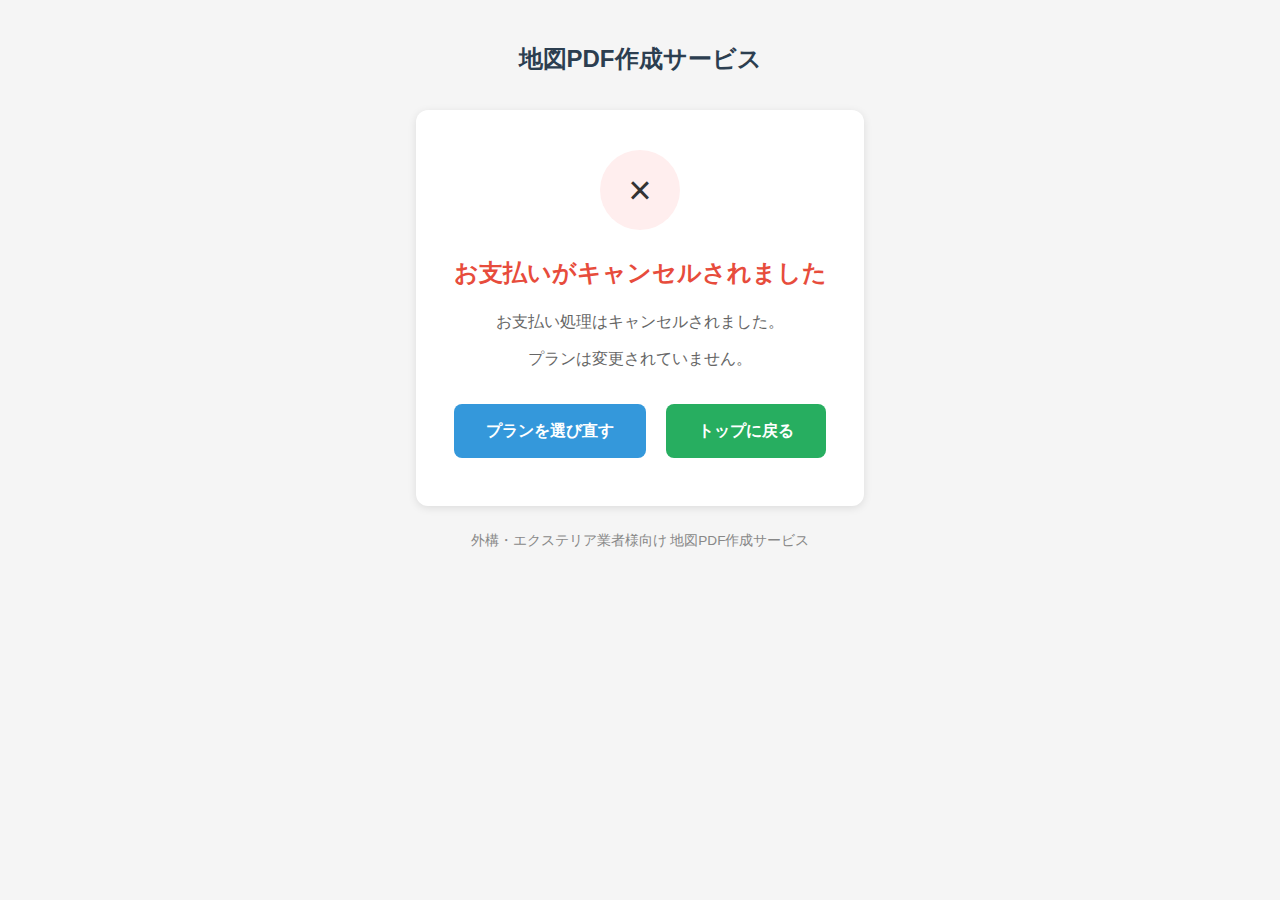
<file: templates/checkout_cancel.html>
<!DOCTYPE html>
<html lang="ja">
<head>
    <meta charset="UTF-8">
    <meta name="viewport" content="width=device-width, initial-scale=1.0">
    <title>お支払いキャンセル - 地図PDF作成サービス</title>
    <link rel="stylesheet" href="/static/style.css">
    <style>
        .cancel-container {
            background: white;
            border-radius: 12px;
            padding: 40px 20px;
            box-shadow: 0 2px 8px rgba(0,0,0,0.1);
            text-align: center;
        }

        .cancel-icon {
            width: 80px;
            height: 80px;
            background: #fee;
            border-radius: 50%;
            display: flex;
            align-items: center;
            justify-content: center;
            margin: 0 auto 24px;
            font-size: 40px;
        }

        .cancel-container h2 {
            color: #e74c3c;
            margin-bottom: 16px;
        }

        .cancel-container p {
            color: #666;
            margin-bottom: 12px;
        }

        .actions {
            margin-top: 24px;
        }

        .actions a {
            display: inline-block;
            padding: 14px 32px;
            text-decoration: none;
            border-radius: 8px;
            font-weight: 600;
            margin: 8px;
        }

        .actions .submit-btn {
            background: #3498db;
            color: white;
        }

        .actions .map-btn {
            background: #27ae60;
            color: white;
        }

        .actions .submit-btn:hover {
            background: #2980b9;
        }

        .actions .map-btn:hover {
            background: #219a52;
        }
    </style>
</head>
<body>
    <div class="container">
        <header>
            <h1>地図PDF作成サービス</h1>
        </header>

        <div class="cancel-container">
            <div class="cancel-icon">×</div>
            <h2>お支払いがキャンセルされました</h2>
            <p>お支払い処理はキャンセルされました。</p>
            <p>プランは変更されていません。</p>

            <div class="actions">
                <a href="/pricing" class="submit-btn">プランを選び直す</a>
                <a href="/" class="map-btn">トップに戻る</a>
            </div>
        </div>

        <footer>
            <p>外構・エクステリア業者様向け 地図PDF作成サービス</p>
        </footer>
    </div>
</body>
</html>
</file>
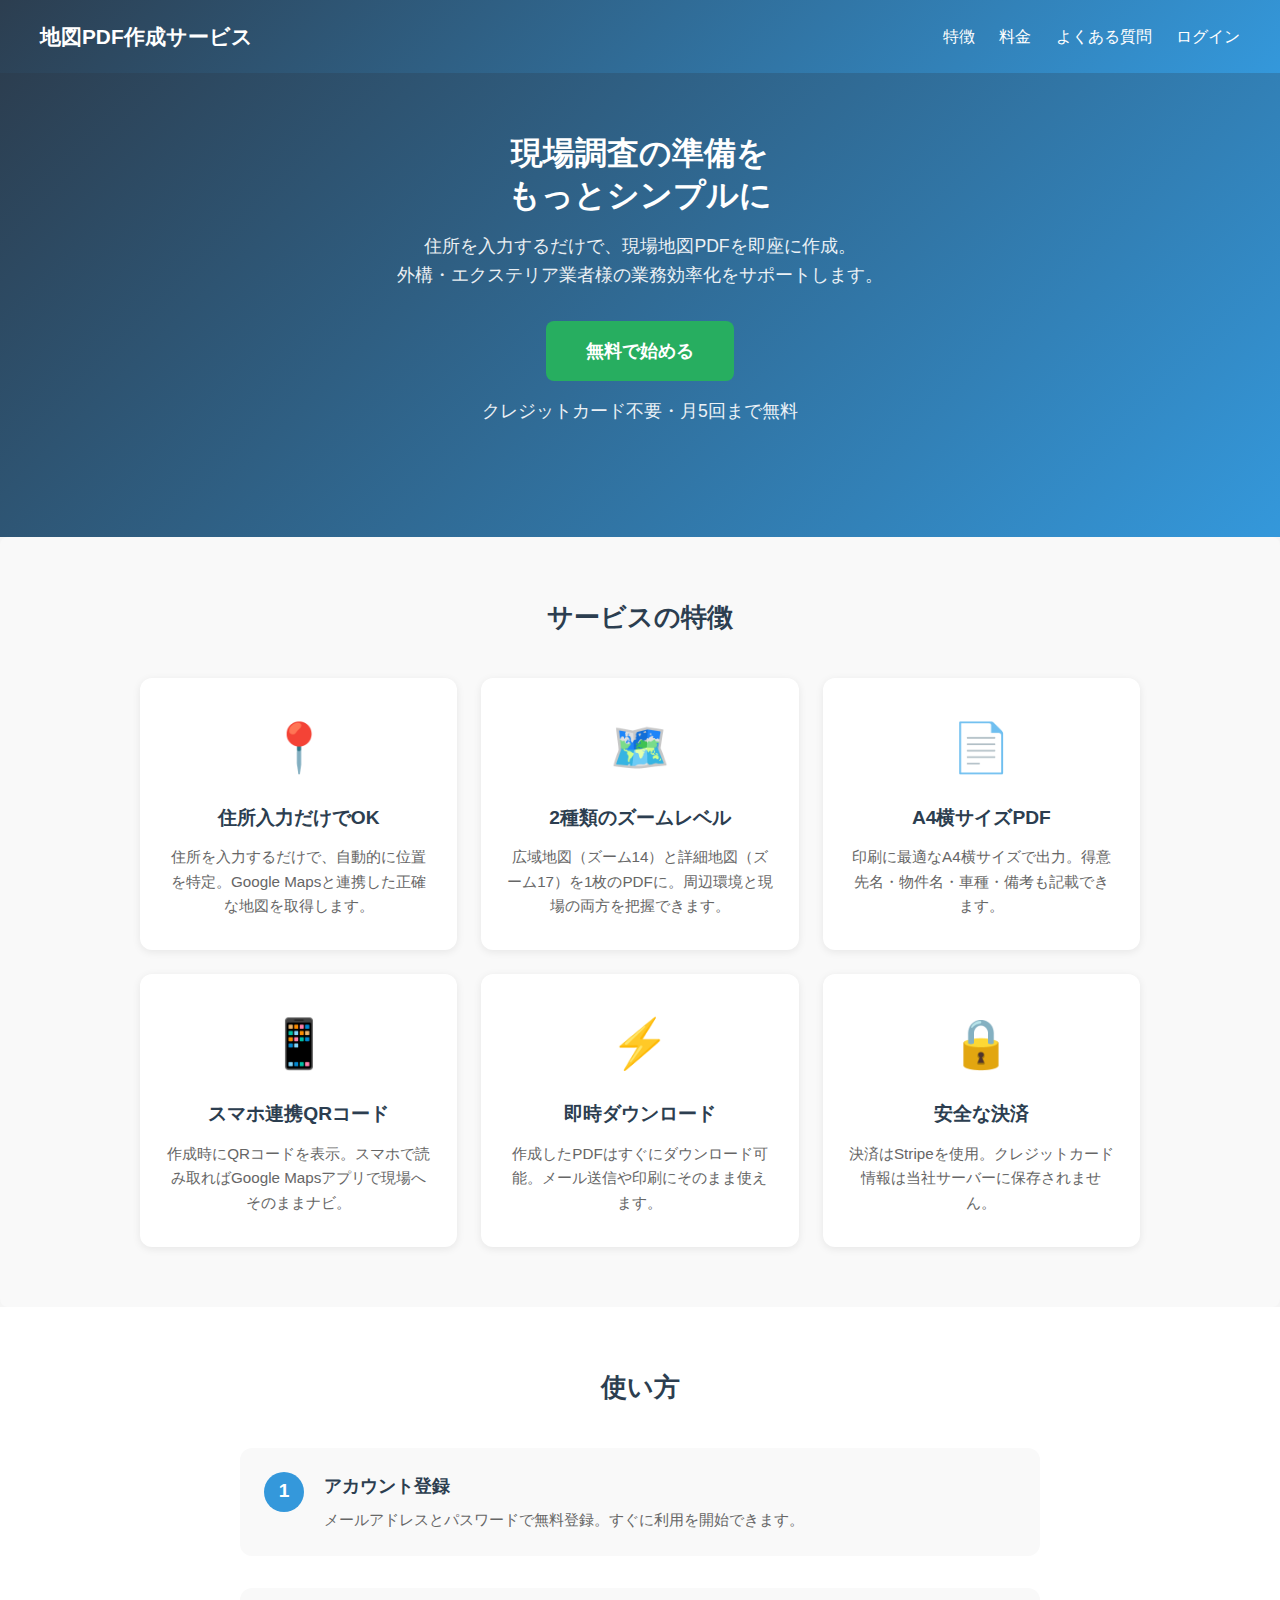
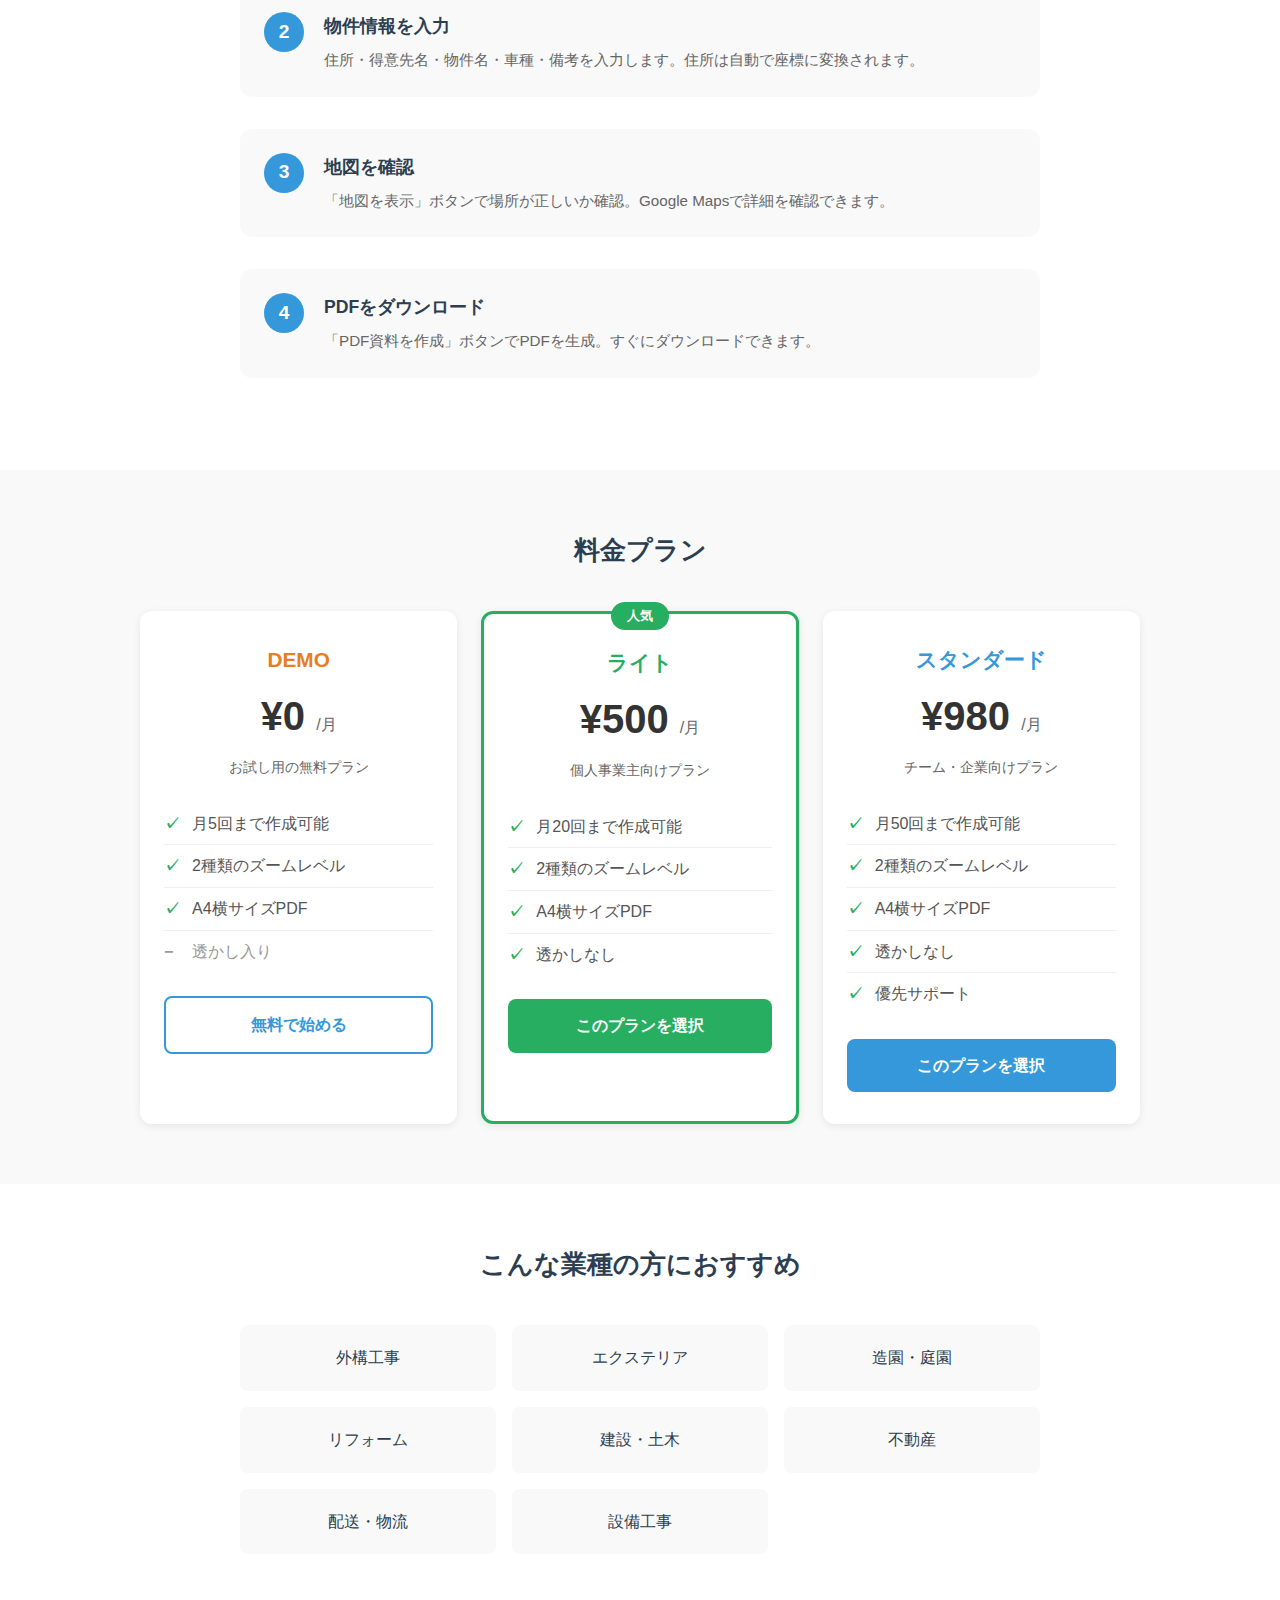
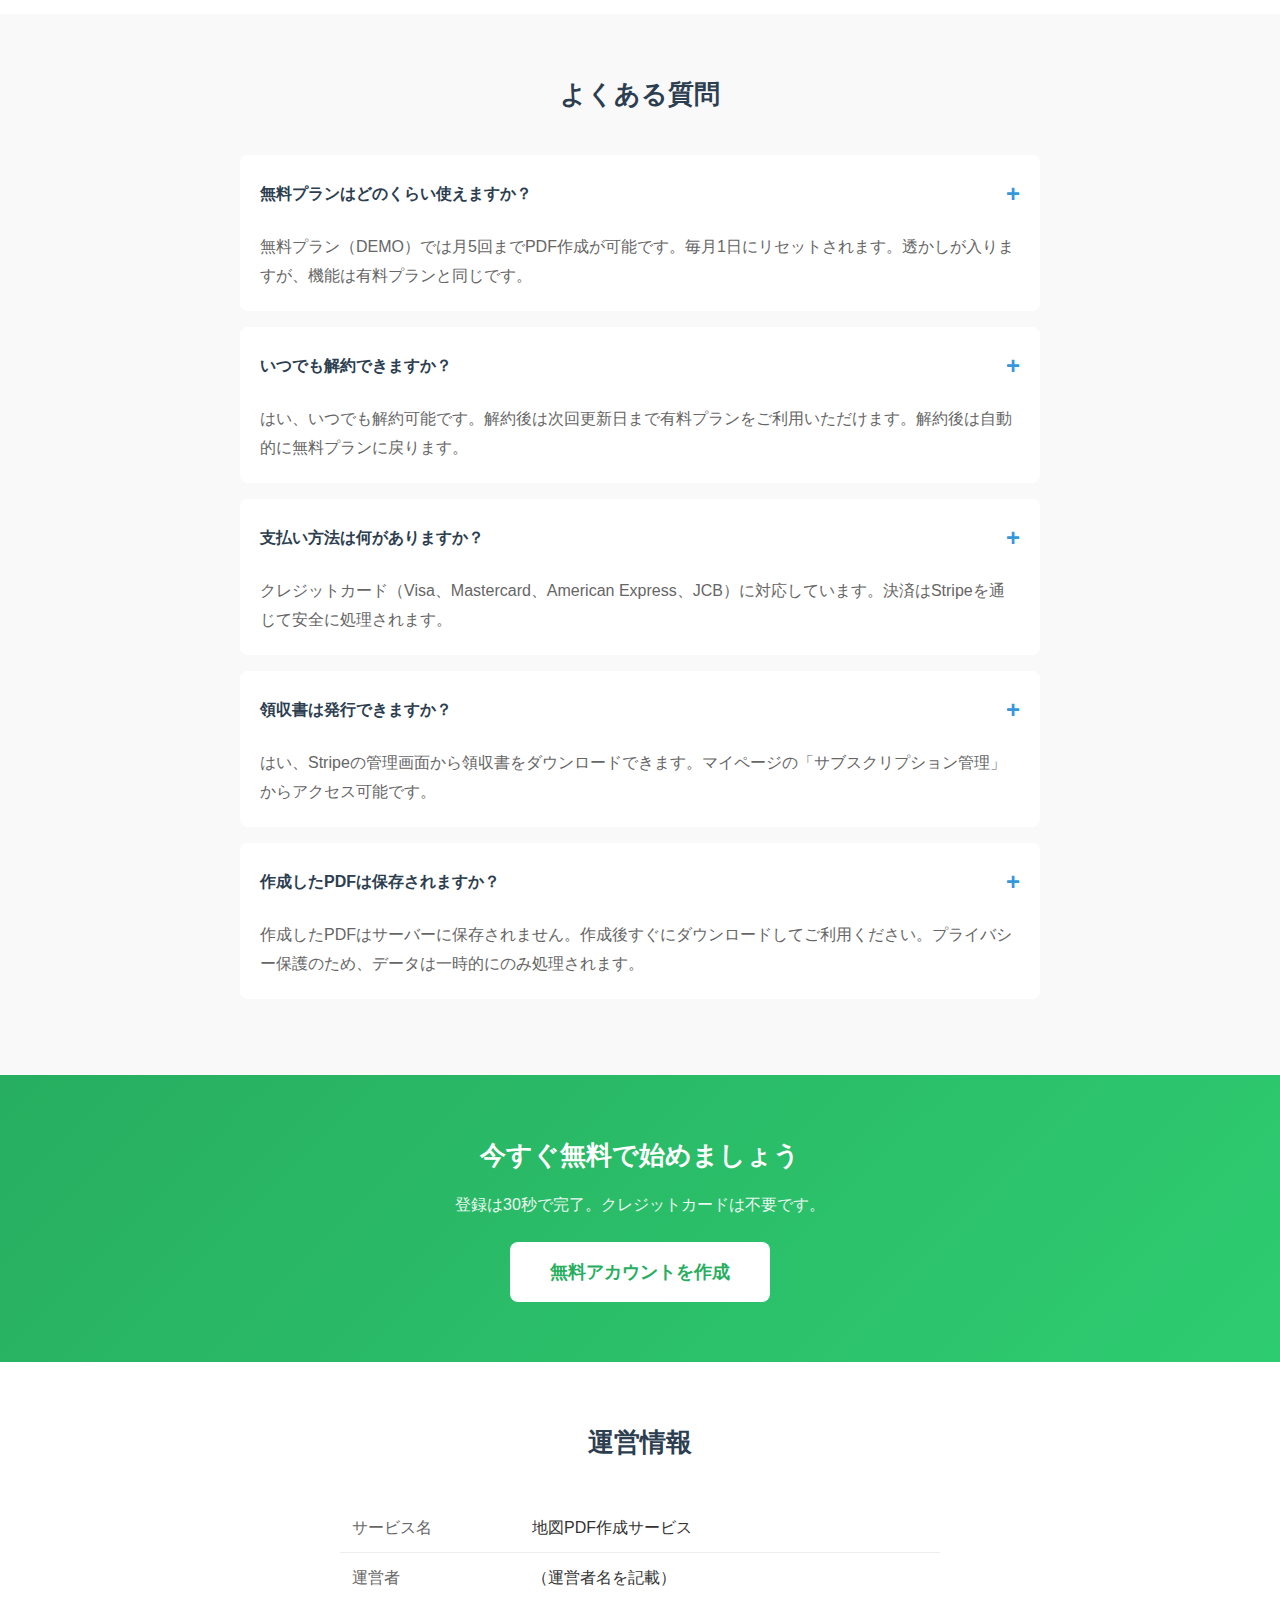
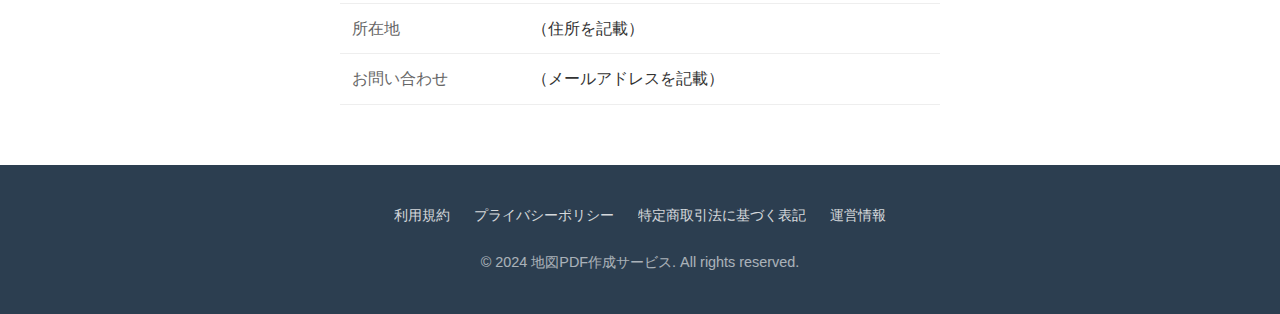
<file: templates/landing.html>
<!DOCTYPE html>
<html lang="ja">
<head>
    <meta charset="UTF-8">
    <meta name="viewport" content="width=device-width, initial-scale=1.0">
    <title>地図PDF作成サービス | 外構・エクステリア業者様向け</title>
    <meta name="description" content="外構・エクステリア業者様向けの地図PDF作成サービス。現場調査に必要な地図資料をワンクリックで作成。">
    <link rel="stylesheet" href="/static/style.css">
    <style>
        * {
            margin: 0;
            padding: 0;
            box-sizing: border-box;
        }

        body {
            font-family: -apple-system, BlinkMacSystemFont, 'Segoe UI', 'Hiragino Sans', sans-serif;
            line-height: 1.6;
            color: #333;
        }

        .landing-container {
            max-width: 100%;
            padding: 0;
        }

        /* ヘッダー */
        .landing-header {
            background: linear-gradient(135deg, #2c3e50 0%, #3498db 100%);
            color: white;
            padding: 20px;
            position: sticky;
            top: 0;
            z-index: 100;
        }

        .header-inner {
            max-width: 1200px;
            margin: 0 auto;
            display: flex;
            justify-content: space-between;
            align-items: center;
        }

        .logo {
            font-size: 1.3rem;
            font-weight: 700;
        }

        .header-nav a {
            color: white;
            text-decoration: none;
            margin-left: 20px;
            font-weight: 500;
        }

        .header-nav a:hover {
            text-decoration: underline;
        }

        /* ヒーローセクション */
        .hero {
            background: linear-gradient(135deg, #2c3e50 0%, #3498db 100%);
            color: white;
            padding: 60px 20px 80px;
            text-align: center;
        }

        .hero h1 {
            font-size: 2rem;
            margin-bottom: 16px;
            line-height: 1.3;
        }

        .hero p {
            font-size: 1.1rem;
            opacity: 0.9;
            margin-bottom: 32px;
        }

        .hero-cta {
            display: inline-block;
            background: #27ae60;
            color: white;
            padding: 16px 40px;
            border-radius: 8px;
            text-decoration: none;
            font-weight: 600;
            font-size: 1.1rem;
            transition: background 0.3s;
        }

        .hero-cta:hover {
            background: #219a52;
        }

        .hero-sub {
            margin-top: 16px;
            font-size: 0.9rem;
            opacity: 0.8;
        }

        /* 特徴セクション */
        .features {
            padding: 60px 20px;
            background: #f9f9f9;
        }

        .section-title {
            text-align: center;
            font-size: 1.6rem;
            margin-bottom: 40px;
            color: #2c3e50;
        }

        .features-grid {
            max-width: 1000px;
            margin: 0 auto;
            display: grid;
            grid-template-columns: repeat(auto-fit, minmax(280px, 1fr));
            gap: 24px;
        }

        .feature-card {
            background: white;
            padding: 32px 24px;
            border-radius: 12px;
            box-shadow: 0 2px 8px rgba(0,0,0,0.08);
            text-align: center;
        }

        .feature-icon {
            font-size: 3rem;
            margin-bottom: 16px;
        }

        .feature-card h3 {
            font-size: 1.2rem;
            margin-bottom: 12px;
            color: #2c3e50;
        }

        .feature-card p {
            color: #666;
            font-size: 0.95rem;
        }

        /* 使い方セクション */
        .how-it-works {
            padding: 60px 20px;
            background: white;
        }

        .steps {
            max-width: 800px;
            margin: 0 auto;
        }

        .step {
            display: flex;
            align-items: flex-start;
            margin-bottom: 32px;
            padding: 24px;
            background: #f9f9f9;
            border-radius: 12px;
        }

        .step-number {
            background: #3498db;
            color: white;
            width: 40px;
            height: 40px;
            border-radius: 50%;
            display: flex;
            align-items: center;
            justify-content: center;
            font-weight: 700;
            font-size: 1.2rem;
            flex-shrink: 0;
            margin-right: 20px;
        }

        .step-content h3 {
            font-size: 1.1rem;
            margin-bottom: 8px;
            color: #2c3e50;
        }

        .step-content p {
            color: #666;
            font-size: 0.95rem;
        }

        /* 料金セクション */
        .pricing {
            padding: 60px 20px;
            background: #f9f9f9;
        }

        .pricing-cards {
            max-width: 1000px;
            margin: 0 auto;
            display: grid;
            grid-template-columns: repeat(auto-fit, minmax(280px, 1fr));
            gap: 24px;
        }

        .pricing-card {
            background: white;
            border-radius: 12px;
            padding: 32px 24px;
            box-shadow: 0 2px 8px rgba(0,0,0,0.08);
            text-align: center;
            position: relative;
        }

        .pricing-card.popular {
            border: 3px solid #27ae60;
        }

        .popular-badge {
            position: absolute;
            top: -12px;
            left: 50%;
            transform: translateX(-50%);
            background: #27ae60;
            color: white;
            padding: 4px 16px;
            border-radius: 20px;
            font-size: 0.8rem;
            font-weight: 600;
        }

        .plan-name {
            font-size: 1.3rem;
            font-weight: 600;
            margin-bottom: 8px;
        }

        .plan-name.demo { color: #e67e22; }
        .plan-name.lite { color: #27ae60; }
        .plan-name.standard { color: #3498db; }

        .plan-price {
            font-size: 2.5rem;
            font-weight: 700;
            margin-bottom: 8px;
        }

        .plan-price span {
            font-size: 1rem;
            font-weight: normal;
            color: #666;
        }

        .plan-description {
            color: #666;
            margin-bottom: 24px;
            font-size: 0.9rem;
        }

        .plan-features {
            list-style: none;
            text-align: left;
            margin-bottom: 24px;
        }

        .plan-features li {
            padding: 8px 0;
            padding-left: 28px;
            position: relative;
            color: #555;
            border-bottom: 1px solid #eee;
        }

        .plan-features li:last-child {
            border-bottom: none;
        }

        .plan-features li::before {
            content: "✓";
            position: absolute;
            left: 0;
            color: #27ae60;
            font-weight: bold;
        }

        .plan-features li.disabled {
            color: #999;
        }

        .plan-features li.disabled::before {
            content: "−";
            color: #999;
        }

        .plan-cta {
            display: block;
            padding: 14px;
            border-radius: 8px;
            text-decoration: none;
            font-weight: 600;
            transition: all 0.3s;
        }

        .plan-cta.primary {
            background: #27ae60;
            color: white;
        }

        .plan-cta.primary:hover {
            background: #219a52;
        }

        .plan-cta.secondary {
            background: #3498db;
            color: white;
        }

        .plan-cta.secondary:hover {
            background: #2980b9;
        }

        .plan-cta.outline {
            background: white;
            color: #3498db;
            border: 2px solid #3498db;
        }

        .plan-cta.outline:hover {
            background: #ebf5fb;
        }

        /* 対象業種セクション */
        .target {
            padding: 60px 20px;
            background: white;
        }

        .target-list {
            max-width: 800px;
            margin: 0 auto;
            display: grid;
            grid-template-columns: repeat(auto-fit, minmax(200px, 1fr));
            gap: 16px;
        }

        .target-item {
            background: #f9f9f9;
            padding: 20px;
            border-radius: 8px;
            text-align: center;
            font-weight: 500;
            color: #2c3e50;
        }

        /* FAQセクション */
        .faq {
            padding: 60px 20px;
            background: #f9f9f9;
        }

        .faq-list {
            max-width: 800px;
            margin: 0 auto;
        }

        .faq-item {
            background: white;
            margin-bottom: 16px;
            border-radius: 8px;
            overflow: hidden;
        }

        .faq-question {
            padding: 20px;
            font-weight: 600;
            color: #2c3e50;
            cursor: pointer;
            display: flex;
            justify-content: space-between;
            align-items: center;
        }

        .faq-question::after {
            content: "+";
            font-size: 1.5rem;
            color: #3498db;
        }

        .faq-answer {
            padding: 0 20px 20px;
            color: #666;
            line-height: 1.8;
        }

        /* 会社情報セクション */
        .company {
            padding: 60px 20px;
            background: white;
        }

        .company-info {
            max-width: 600px;
            margin: 0 auto;
            text-align: center;
        }

        .company-info table {
            width: 100%;
            text-align: left;
            border-collapse: collapse;
            margin-top: 24px;
        }

        .company-info th,
        .company-info td {
            padding: 12px;
            border-bottom: 1px solid #eee;
        }

        .company-info th {
            width: 30%;
            color: #666;
            font-weight: normal;
        }

        /* フッター */
        .landing-footer {
            background: #2c3e50;
            color: white;
            padding: 40px 20px;
        }

        .footer-inner {
            max-width: 1000px;
            margin: 0 auto;
        }

        .footer-links {
            display: flex;
            flex-wrap: wrap;
            justify-content: center;
            gap: 24px;
            margin-bottom: 24px;
        }

        .footer-links a {
            color: white;
            text-decoration: none;
            opacity: 0.8;
        }

        .footer-links a:hover {
            opacity: 1;
            text-decoration: underline;
        }

        .footer-copy {
            text-align: center;
            opacity: 0.6;
            font-size: 0.9rem;
        }

        /* CTA セクション */
        .cta-section {
            padding: 60px 20px;
            background: linear-gradient(135deg, #27ae60 0%, #2ecc71 100%);
            color: white;
            text-align: center;
        }

        .cta-section h2 {
            font-size: 1.6rem;
            margin-bottom: 16px;
        }

        .cta-section p {
            margin-bottom: 24px;
            opacity: 0.9;
        }

        .cta-section .hero-cta {
            background: white;
            color: #27ae60;
        }

        .cta-section .hero-cta:hover {
            background: #f9f9f9;
        }

        /* レスポンシブ */
        @media (max-width: 768px) {
            .header-nav {
                display: none;
            }

            .hero h1 {
                font-size: 1.6rem;
            }

            .step {
                flex-direction: column;
            }

            .step-number {
                margin-bottom: 12px;
            }
        }
    </style>
</head>
<body>
    <div class="landing-container">
        <!-- ヘッダー -->
        <header class="landing-header">
            <div class="header-inner">
                <div class="logo">地図PDF作成サービス</div>
                <nav class="header-nav">
                    <a href="#features">特徴</a>
                    <a href="#pricing">料金</a>
                    <a href="#faq">よくある質問</a>
                    <a href="/login">ログイン</a>
                </nav>
            </div>
        </header>

        <!-- ヒーロー -->
        <section class="hero">
            <h1>現場調査の準備を<br>もっとシンプルに</h1>
            <p>住所を入力するだけで、現場地図PDFを即座に作成。<br>外構・エクステリア業者様の業務効率化をサポートします。</p>
            <a href="/register" class="hero-cta">無料で始める</a>
            <p class="hero-sub">クレジットカード不要・月5回まで無料</p>
        </section>

        <!-- 特徴 -->
        <section class="features" id="features">
            <h2 class="section-title">サービスの特徴</h2>
            <div class="features-grid">
                <div class="feature-card">
                    <div class="feature-icon">📍</div>
                    <h3>住所入力だけでOK</h3>
                    <p>住所を入力するだけで、自動的に位置を特定。Google Mapsと連携した正確な地図を取得します。</p>
                </div>
                <div class="feature-card">
                    <div class="feature-icon">🗺️</div>
                    <h3>2種類のズームレベル</h3>
                    <p>広域地図（ズーム14）と詳細地図（ズーム17）を1枚のPDFに。周辺環境と現場の両方を把握できます。</p>
                </div>
                <div class="feature-card">
                    <div class="feature-icon">📄</div>
                    <h3>A4横サイズPDF</h3>
                    <p>印刷に最適なA4横サイズで出力。得意先名・物件名・車種・備考も記載できます。</p>
                </div>
                <div class="feature-card">
                    <div class="feature-icon">📱</div>
                    <h3>スマホ連携QRコード</h3>
                    <p>作成時にQRコードを表示。スマホで読み取ればGoogle Mapsアプリで現場へそのままナビ。</p>
                </div>
                <div class="feature-card">
                    <div class="feature-icon">⚡</div>
                    <h3>即時ダウンロード</h3>
                    <p>作成したPDFはすぐにダウンロード可能。メール送信や印刷にそのまま使えます。</p>
                </div>
                <div class="feature-card">
                    <div class="feature-icon">🔒</div>
                    <h3>安全な決済</h3>
                    <p>決済はStripeを使用。クレジットカード情報は当社サーバーに保存されません。</p>
                </div>
            </div>
        </section>

        <!-- 使い方 -->
        <section class="how-it-works" id="how-it-works">
            <h2 class="section-title">使い方</h2>
            <div class="steps">
                <div class="step">
                    <div class="step-number">1</div>
                    <div class="step-content">
                        <h3>アカウント登録</h3>
                        <p>メールアドレスとパスワードで無料登録。すぐに利用を開始できます。</p>
                    </div>
                </div>
                <div class="step">
                    <div class="step-number">2</div>
                    <div class="step-content">
                        <h3>物件情報を入力</h3>
                        <p>住所・得意先名・物件名・車種・備考を入力します。住所は自動で座標に変換されます。</p>
                    </div>
                </div>
                <div class="step">
                    <div class="step-number">3</div>
                    <div class="step-content">
                        <h3>地図を確認</h3>
                        <p>「地図を表示」ボタンで場所が正しいか確認。Google Mapsで詳細を確認できます。</p>
                    </div>
                </div>
                <div class="step">
                    <div class="step-number">4</div>
                    <div class="step-content">
                        <h3>PDFをダウンロード</h3>
                        <p>「PDF資料を作成」ボタンでPDFを生成。すぐにダウンロードできます。</p>
                    </div>
                </div>
            </div>
        </section>

        <!-- 料金 -->
        <section class="pricing" id="pricing">
            <h2 class="section-title">料金プラン</h2>
            <div class="pricing-cards">
                <div class="pricing-card">
                    <div class="plan-name demo">DEMO</div>
                    <div class="plan-price">¥0 <span>/月</span></div>
                    <p class="plan-description">お試し用の無料プラン</p>
                    <ul class="plan-features">
                        <li>月5回まで作成可能</li>
                        <li>2種類のズームレベル</li>
                        <li>A4横サイズPDF</li>
                        <li class="disabled">透かし入り</li>
                    </ul>
                    <a href="/register" class="plan-cta outline">無料で始める</a>
                </div>

                <div class="pricing-card popular">
                    <span class="popular-badge">人気</span>
                    <div class="plan-name lite">ライト</div>
                    <div class="plan-price">¥500 <span>/月</span></div>
                    <p class="plan-description">個人事業主向けプラン</p>
                    <ul class="plan-features">
                        <li>月20回まで作成可能</li>
                        <li>2種類のズームレベル</li>
                        <li>A4横サイズPDF</li>
                        <li>透かしなし</li>
                    </ul>
                    <a href="/register" class="plan-cta primary">このプランを選択</a>
                </div>

                <div class="pricing-card">
                    <div class="plan-name standard">スタンダード</div>
                    <div class="plan-price">¥980 <span>/月</span></div>
                    <p class="plan-description">チーム・企業向けプラン</p>
                    <ul class="plan-features">
                        <li>月50回まで作成可能</li>
                        <li>2種類のズームレベル</li>
                        <li>A4横サイズPDF</li>
                        <li>透かしなし</li>
                        <li>優先サポート</li>
                    </ul>
                    <a href="/register" class="plan-cta secondary">このプランを選択</a>
                </div>
            </div>
        </section>

        <!-- 対象業種 -->
        <section class="target" id="target">
            <h2 class="section-title">こんな業種の方におすすめ</h2>
            <div class="target-list">
                <div class="target-item">外構工事</div>
                <div class="target-item">エクステリア</div>
                <div class="target-item">造園・庭園</div>
                <div class="target-item">リフォーム</div>
                <div class="target-item">建設・土木</div>
                <div class="target-item">不動産</div>
                <div class="target-item">配送・物流</div>
                <div class="target-item">設備工事</div>
            </div>
        </section>

        <!-- FAQ -->
        <section class="faq" id="faq">
            <h2 class="section-title">よくある質問</h2>
            <div class="faq-list">
                <div class="faq-item">
                    <div class="faq-question">無料プランはどのくらい使えますか？</div>
                    <div class="faq-answer">
                        無料プラン（DEMO）では月5回までPDF作成が可能です。毎月1日にリセットされます。透かしが入りますが、機能は有料プランと同じです。
                    </div>
                </div>
                <div class="faq-item">
                    <div class="faq-question">いつでも解約できますか？</div>
                    <div class="faq-answer">
                        はい、いつでも解約可能です。解約後は次回更新日まで有料プランをご利用いただけます。解約後は自動的に無料プランに戻ります。
                    </div>
                </div>
                <div class="faq-item">
                    <div class="faq-question">支払い方法は何がありますか？</div>
                    <div class="faq-answer">
                        クレジットカード（Visa、Mastercard、American Express、JCB）に対応しています。決済はStripeを通じて安全に処理されます。
                    </div>
                </div>
                <div class="faq-item">
                    <div class="faq-question">領収書は発行できますか？</div>
                    <div class="faq-answer">
                        はい、Stripeの管理画面から領収書をダウンロードできます。マイページの「サブスクリプション管理」からアクセス可能です。
                    </div>
                </div>
                <div class="faq-item">
                    <div class="faq-question">作成したPDFは保存されますか？</div>
                    <div class="faq-answer">
                        作成したPDFはサーバーに保存されません。作成後すぐにダウンロードしてご利用ください。プライバシー保護のため、データは一時的にのみ処理されます。
                    </div>
                </div>
            </div>
        </section>

        <!-- CTA -->
        <section class="cta-section">
            <h2>今すぐ無料で始めましょう</h2>
            <p>登録は30秒で完了。クレジットカードは不要です。</p>
            <a href="/register" class="hero-cta">無料アカウントを作成</a>
        </section>

        <!-- 会社情報 -->
        <section class="company" id="company">
            <h2 class="section-title">運営情報</h2>
            <div class="company-info">
                <table>
                    <tr>
                        <th>サービス名</th>
                        <td>地図PDF作成サービス</td>
                    </tr>
                    <tr>
                        <th>運営者</th>
                        <td>（運営者名を記載）</td>
                    </tr>
                    <tr>
                        <th>所在地</th>
                        <td>（住所を記載）</td>
                    </tr>
                    <tr>
                        <th>お問い合わせ</th>
                        <td>（メールアドレスを記載）</td>
                    </tr>
                </table>
            </div>
        </section>

        <!-- フッター -->
        <footer class="landing-footer">
            <div class="footer-inner">
                <div class="footer-links">
                    <a href="/terms">利用規約</a>
                    <a href="/privacy">プライバシーポリシー</a>
                    <a href="/legal">特定商取引法に基づく表記</a>
                    <a href="#company">運営情報</a>
                </div>
                <p class="footer-copy">&copy; 2024 地図PDF作成サービス. All rights reserved.</p>
            </div>
        </footer>
    </div>
</body>
</html>
</file>
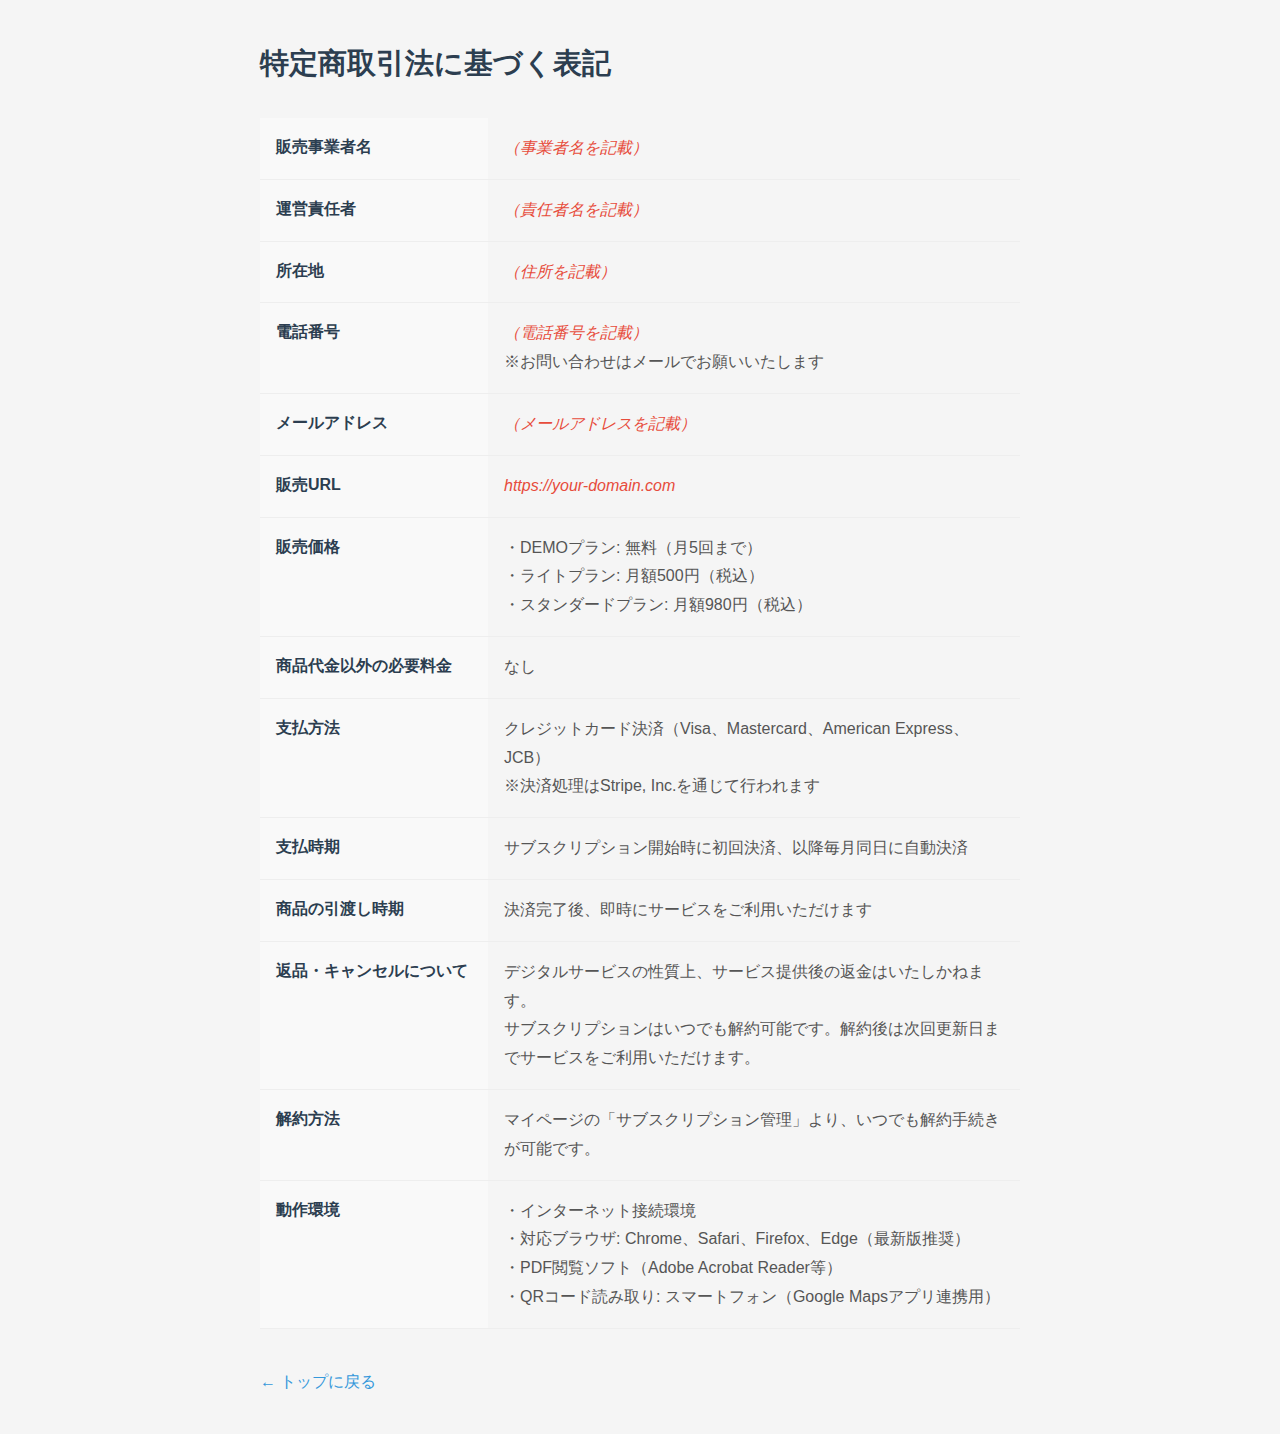
<file: templates/legal.html>
<!DOCTYPE html>
<html lang="ja">
<head>
    <meta charset="UTF-8">
    <meta name="viewport" content="width=device-width, initial-scale=1.0">
    <title>特定商取引法に基づく表記 - 地図PDF作成サービス</title>
    <link rel="stylesheet" href="/static/style.css">
    <style>
        .legal-container {
            max-width: 800px;
            margin: 0 auto;
            padding: 40px 20px;
        }
        .legal-container h1 {
            color: #2c3e50;
            margin-bottom: 32px;
            font-size: 1.8rem;
        }
        .legal-table {
            width: 100%;
            border-collapse: collapse;
            margin-top: 24px;
        }
        .legal-table th,
        .legal-table td {
            padding: 16px;
            text-align: left;
            border-bottom: 1px solid #eee;
            vertical-align: top;
        }
        .legal-table th {
            width: 30%;
            background: #f9f9f9;
            color: #2c3e50;
            font-weight: 600;
        }
        .legal-table td {
            color: #555;
            line-height: 1.8;
        }
        .back-link {
            margin-top: 40px;
        }
        .back-link a {
            color: #3498db;
            text-decoration: none;
        }
        .back-link a:hover {
            text-decoration: underline;
        }
        .placeholder {
            color: #e74c3c;
            font-style: italic;
        }
        @media (max-width: 600px) {
            .legal-table th,
            .legal-table td {
                display: block;
                width: 100%;
            }
            .legal-table th {
                border-bottom: none;
                padding-bottom: 8px;
            }
            .legal-table td {
                padding-top: 0;
            }
        }
    </style>
</head>
<body>
    <div class="legal-container">
        <h1>特定商取引法に基づく表記</h1>

        <table class="legal-table">
            <tr>
                <th>販売事業者名</th>
                <td><span class="placeholder">（事業者名を記載）</span></td>
            </tr>
            <tr>
                <th>運営責任者</th>
                <td><span class="placeholder">（責任者名を記載）</span></td>
            </tr>
            <tr>
                <th>所在地</th>
                <td><span class="placeholder">（住所を記載）</span></td>
            </tr>
            <tr>
                <th>電話番号</th>
                <td><span class="placeholder">（電話番号を記載）</span><br>
                ※お問い合わせはメールでお願いいたします</td>
            </tr>
            <tr>
                <th>メールアドレス</th>
                <td><span class="placeholder">（メールアドレスを記載）</span></td>
            </tr>
            <tr>
                <th>販売URL</th>
                <td><span class="placeholder">https://your-domain.com</span></td>
            </tr>
            <tr>
                <th>販売価格</th>
                <td>
                    ・DEMOプラン: 無料（月5回まで）<br>
                    ・ライトプラン: 月額500円（税込）<br>
                    ・スタンダードプラン: 月額980円（税込）
                </td>
            </tr>
            <tr>
                <th>商品代金以外の必要料金</th>
                <td>なし</td>
            </tr>
            <tr>
                <th>支払方法</th>
                <td>クレジットカード決済（Visa、Mastercard、American Express、JCB）<br>
                ※決済処理はStripe, Inc.を通じて行われます</td>
            </tr>
            <tr>
                <th>支払時期</th>
                <td>サブスクリプション開始時に初回決済、以降毎月同日に自動決済</td>
            </tr>
            <tr>
                <th>商品の引渡し時期</th>
                <td>決済完了後、即時にサービスをご利用いただけます</td>
            </tr>
            <tr>
                <th>返品・キャンセルについて</th>
                <td>
                    デジタルサービスの性質上、サービス提供後の返金はいたしかねます。<br>
                    サブスクリプションはいつでも解約可能です。解約後は次回更新日までサービスをご利用いただけます。
                </td>
            </tr>
            <tr>
                <th>解約方法</th>
                <td>マイページの「サブスクリプション管理」より、いつでも解約手続きが可能です。</td>
            </tr>
            <tr>
                <th>動作環境</th>
                <td>
                    ・インターネット接続環境<br>
                    ・対応ブラウザ: Chrome、Safari、Firefox、Edge（最新版推奨）<br>
                    ・PDF閲覧ソフト（Adobe Acrobat Reader等）<br>
                    ・QRコード読み取り: スマートフォン（Google Mapsアプリ連携用）
                </td>
            </tr>
        </table>

        <div class="back-link">
            <a href="/">← トップに戻る</a>
        </div>
    </div>
</body>
</html>
</file>
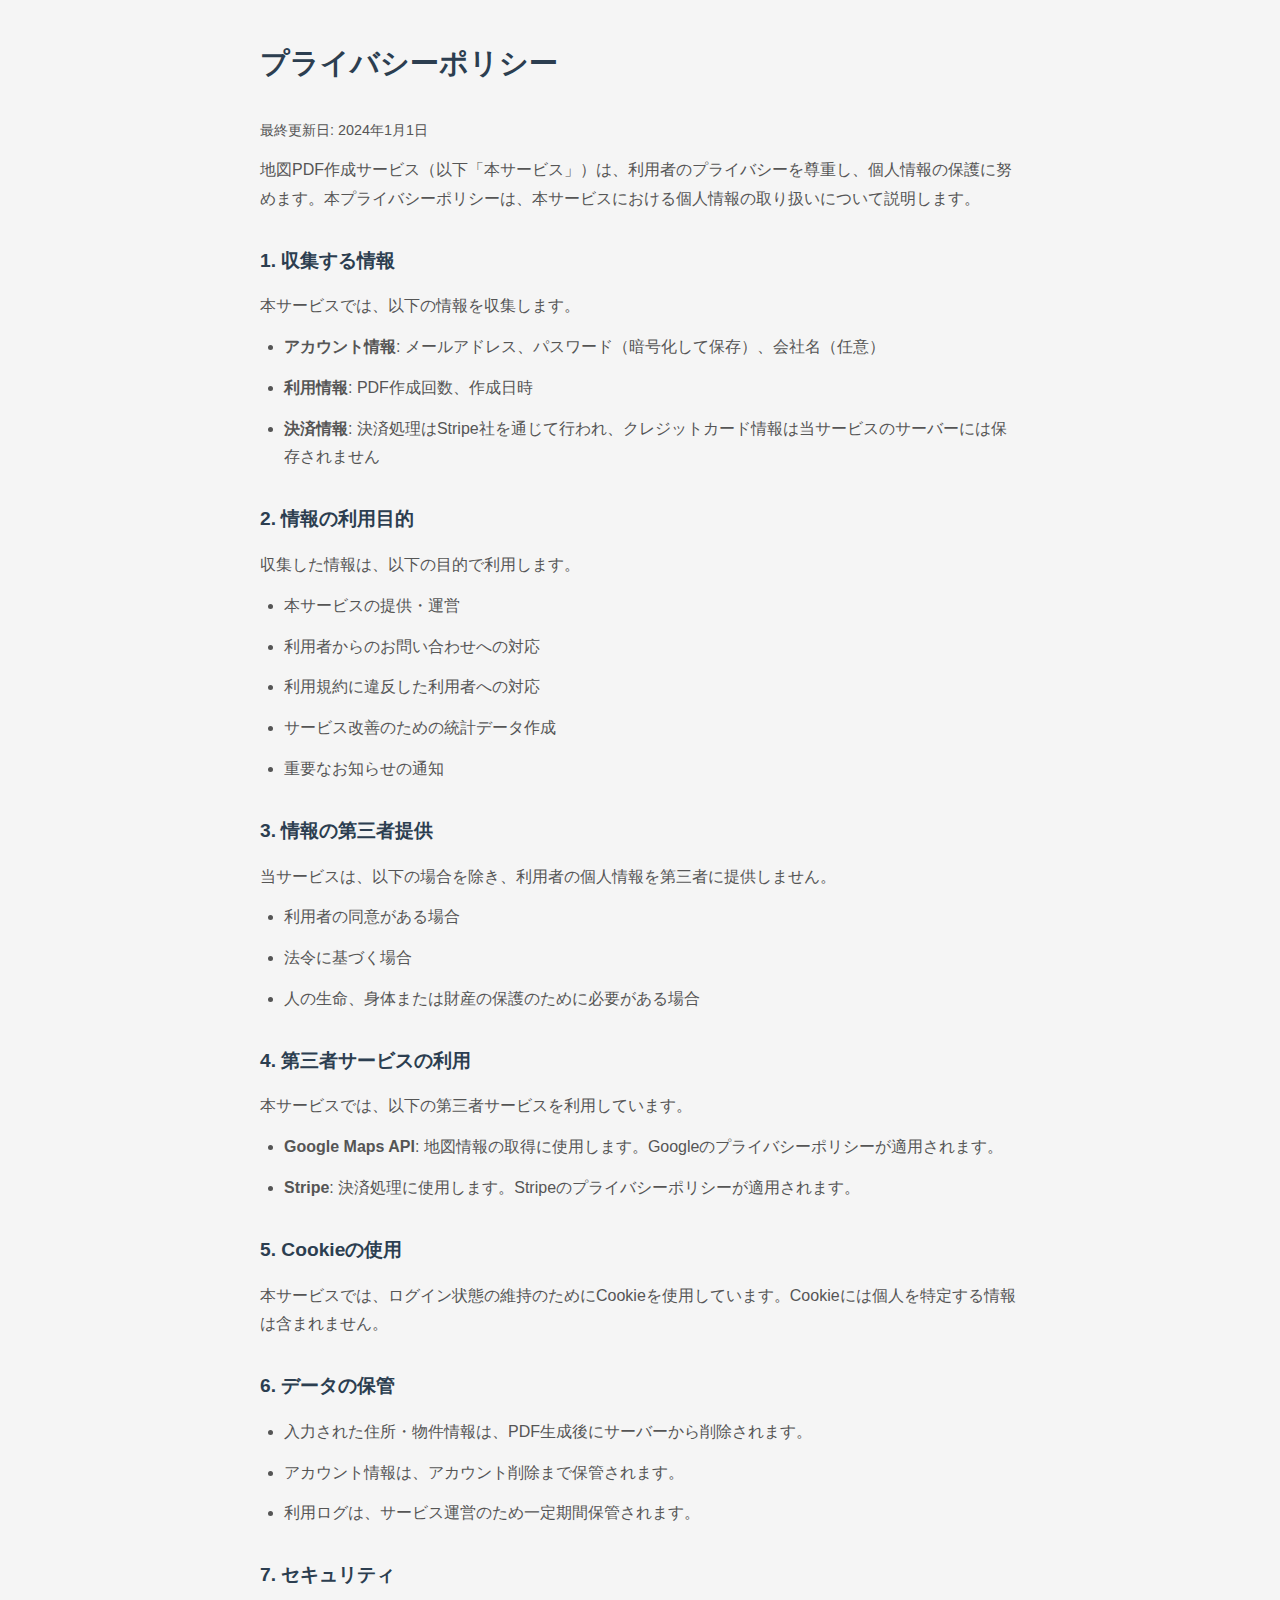
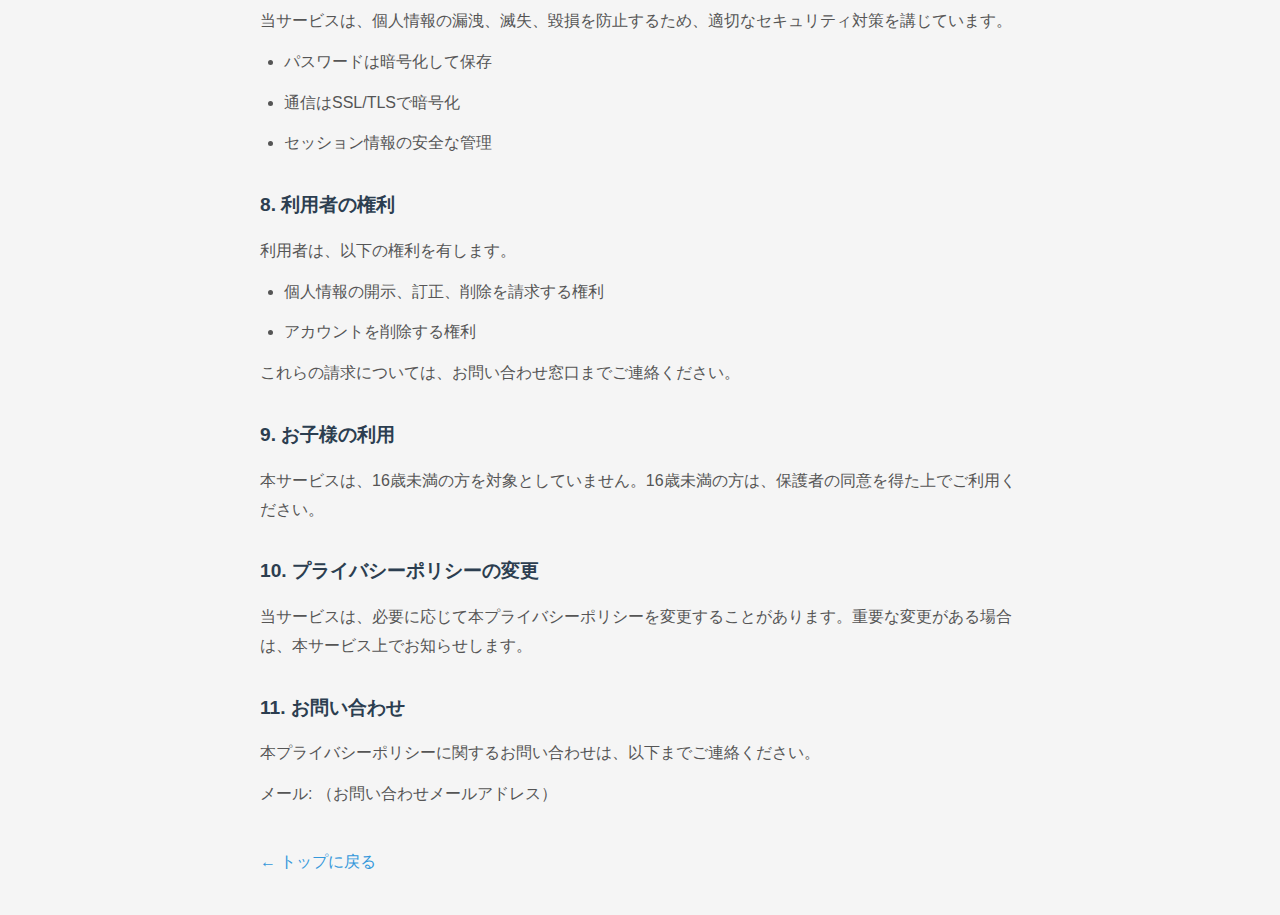
<file: templates/privacy.html>
<!DOCTYPE html>
<html lang="ja">
<head>
    <meta charset="UTF-8">
    <meta name="viewport" content="width=device-width, initial-scale=1.0">
    <title>プライバシーポリシー - 地図PDF作成サービス</title>
    <link rel="stylesheet" href="/static/style.css">
    <style>
        .legal-container {
            max-width: 800px;
            margin: 0 auto;
            padding: 40px 20px;
        }
        .legal-container h1 {
            color: #2c3e50;
            margin-bottom: 32px;
            font-size: 1.8rem;
        }
        .legal-container h2 {
            color: #2c3e50;
            margin-top: 32px;
            margin-bottom: 16px;
            font-size: 1.2rem;
        }
        .legal-container p, .legal-container li {
            color: #555;
            line-height: 1.8;
            margin-bottom: 12px;
        }
        .legal-container ul {
            padding-left: 24px;
        }
        .back-link {
            margin-top: 40px;
        }
        .back-link a {
            color: #3498db;
            text-decoration: none;
        }
        .back-link a:hover {
            text-decoration: underline;
        }
        .update-date {
            color: #999;
            font-size: 0.9rem;
            margin-bottom: 32px;
        }
    </style>
</head>
<body>
    <div class="legal-container">
        <h1>プライバシーポリシー</h1>
        <p class="update-date">最終更新日: 2024年1月1日</p>

        <p>地図PDF作成サービス（以下「本サービス」）は、利用者のプライバシーを尊重し、個人情報の保護に努めます。本プライバシーポリシーは、本サービスにおける個人情報の取り扱いについて説明します。</p>

        <h2>1. 収集する情報</h2>
        <p>本サービスでは、以下の情報を収集します。</p>
        <ul>
            <li><strong>アカウント情報</strong>: メールアドレス、パスワード（暗号化して保存）、会社名（任意）</li>
            <li><strong>利用情報</strong>: PDF作成回数、作成日時</li>
            <li><strong>決済情報</strong>: 決済処理はStripe社を通じて行われ、クレジットカード情報は当サービスのサーバーには保存されません</li>
        </ul>

        <h2>2. 情報の利用目的</h2>
        <p>収集した情報は、以下の目的で利用します。</p>
        <ul>
            <li>本サービスの提供・運営</li>
            <li>利用者からのお問い合わせへの対応</li>
            <li>利用規約に違反した利用者への対応</li>
            <li>サービス改善のための統計データ作成</li>
            <li>重要なお知らせの通知</li>
        </ul>

        <h2>3. 情報の第三者提供</h2>
        <p>当サービスは、以下の場合を除き、利用者の個人情報を第三者に提供しません。</p>
        <ul>
            <li>利用者の同意がある場合</li>
            <li>法令に基づく場合</li>
            <li>人の生命、身体または財産の保護のために必要がある場合</li>
        </ul>

        <h2>4. 第三者サービスの利用</h2>
        <p>本サービスでは、以下の第三者サービスを利用しています。</p>
        <ul>
            <li><strong>Google Maps API</strong>: 地図情報の取得に使用します。Googleのプライバシーポリシーが適用されます。</li>
            <li><strong>Stripe</strong>: 決済処理に使用します。Stripeのプライバシーポリシーが適用されます。</li>
        </ul>

        <h2>5. Cookieの使用</h2>
        <p>本サービスでは、ログイン状態の維持のためにCookieを使用しています。Cookieには個人を特定する情報は含まれません。</p>

        <h2>6. データの保管</h2>
        <ul>
            <li>入力された住所・物件情報は、PDF生成後にサーバーから削除されます。</li>
            <li>アカウント情報は、アカウント削除まで保管されます。</li>
            <li>利用ログは、サービス運営のため一定期間保管されます。</li>
        </ul>

        <h2>7. セキュリティ</h2>
        <p>当サービスは、個人情報の漏洩、滅失、毀損を防止するため、適切なセキュリティ対策を講じています。</p>
        <ul>
            <li>パスワードは暗号化して保存</li>
            <li>通信はSSL/TLSで暗号化</li>
            <li>セッション情報の安全な管理</li>
        </ul>

        <h2>8. 利用者の権利</h2>
        <p>利用者は、以下の権利を有します。</p>
        <ul>
            <li>個人情報の開示、訂正、削除を請求する権利</li>
            <li>アカウントを削除する権利</li>
        </ul>
        <p>これらの請求については、お問い合わせ窓口までご連絡ください。</p>

        <h2>9. お子様の利用</h2>
        <p>本サービスは、16歳未満の方を対象としていません。16歳未満の方は、保護者の同意を得た上でご利用ください。</p>

        <h2>10. プライバシーポリシーの変更</h2>
        <p>当サービスは、必要に応じて本プライバシーポリシーを変更することがあります。重要な変更がある場合は、本サービス上でお知らせします。</p>

        <h2>11. お問い合わせ</h2>
        <p>本プライバシーポリシーに関するお問い合わせは、以下までご連絡ください。</p>
        <p>メール: （お問い合わせメールアドレス）</p>

        <div class="back-link">
            <a href="/">← トップに戻る</a>
        </div>
    </div>
</body>
</html>
</file>
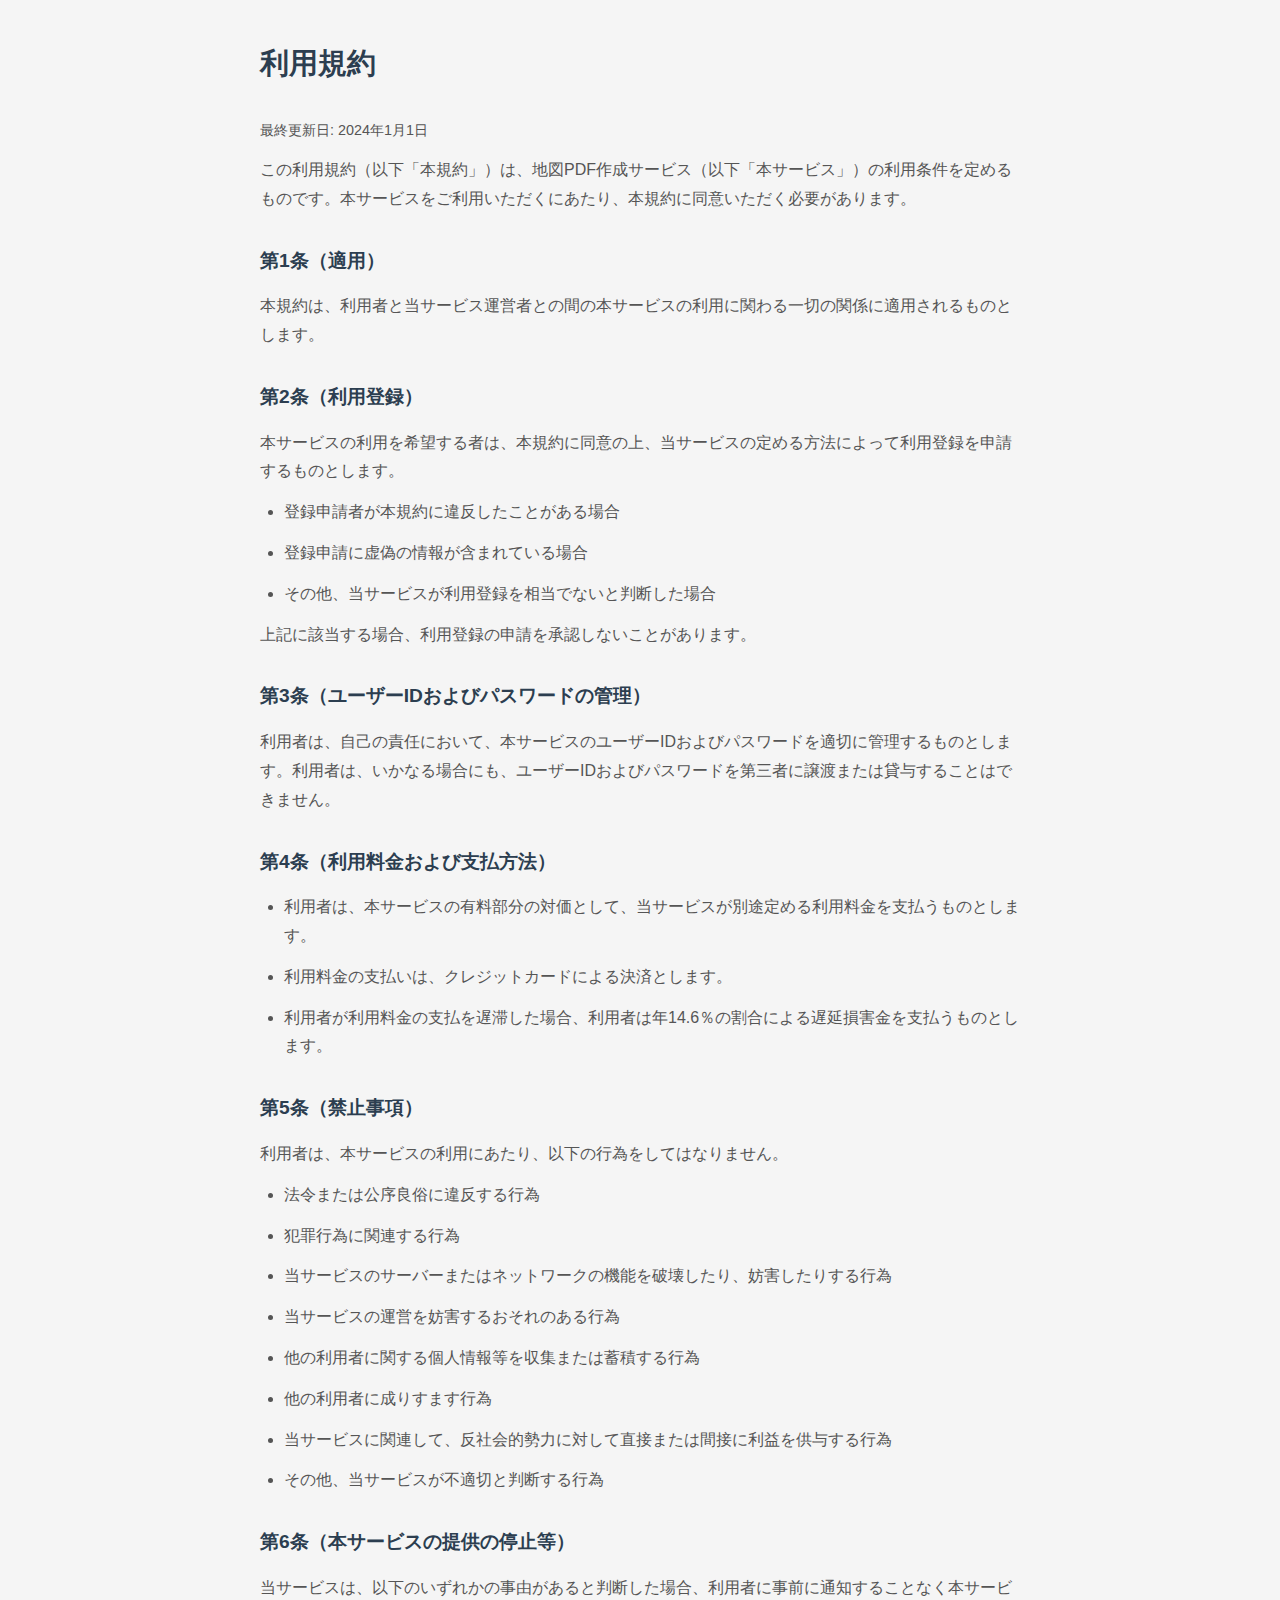
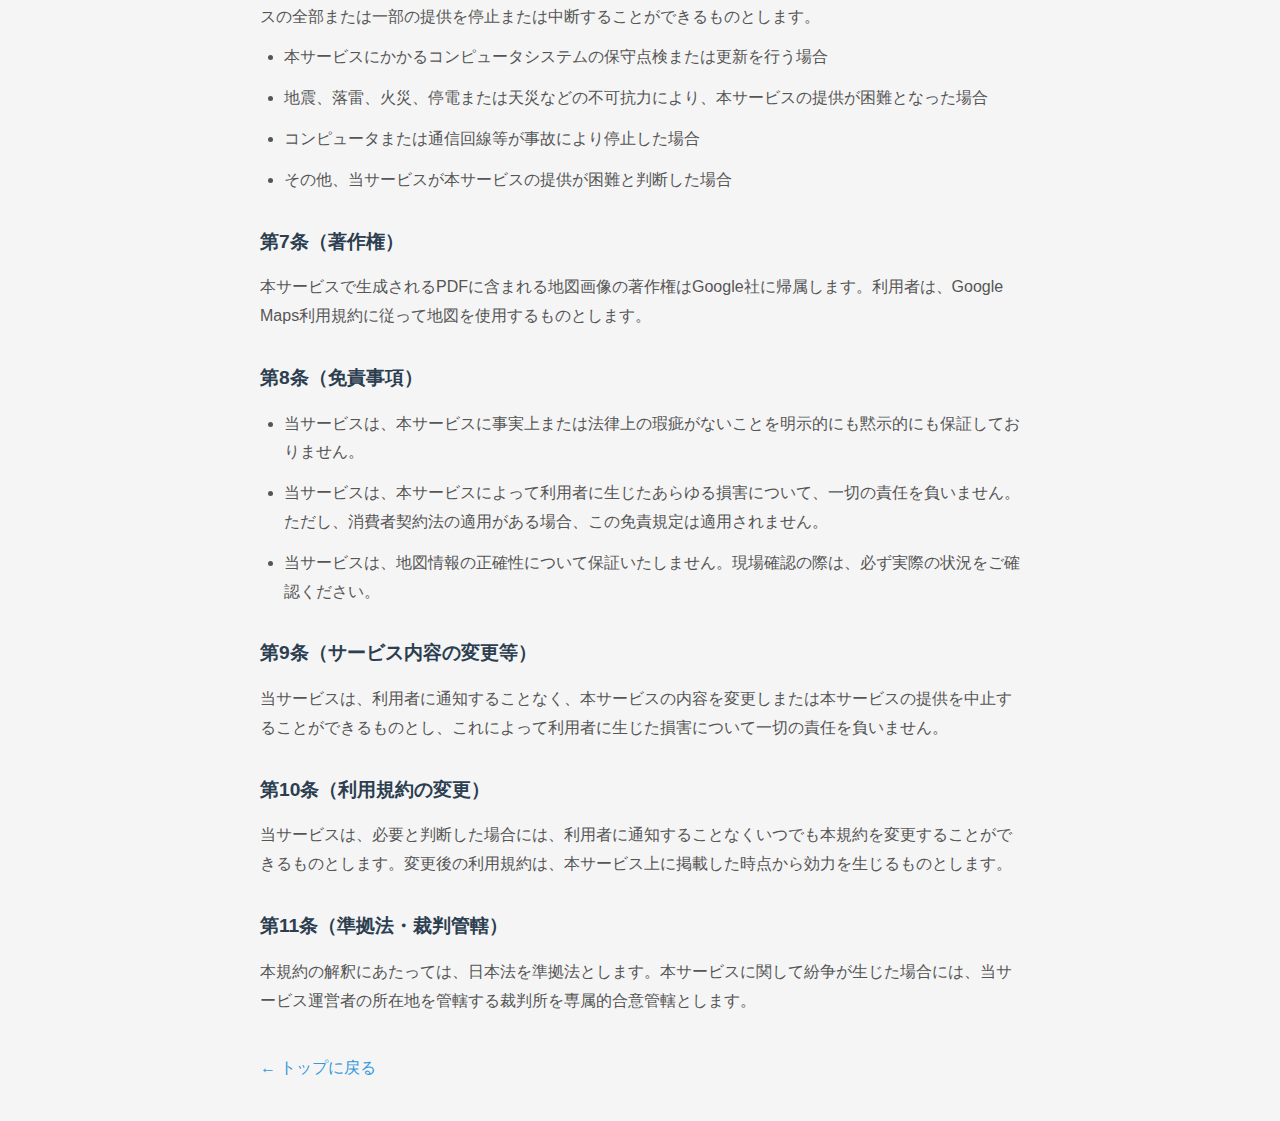
<file: templates/terms.html>
<!DOCTYPE html>
<html lang="ja">
<head>
    <meta charset="UTF-8">
    <meta name="viewport" content="width=device-width, initial-scale=1.0">
    <title>利用規約 - 地図PDF作成サービス</title>
    <link rel="stylesheet" href="/static/style.css">
    <style>
        .legal-container {
            max-width: 800px;
            margin: 0 auto;
            padding: 40px 20px;
        }
        .legal-container h1 {
            color: #2c3e50;
            margin-bottom: 32px;
            font-size: 1.8rem;
        }
        .legal-container h2 {
            color: #2c3e50;
            margin-top: 32px;
            margin-bottom: 16px;
            font-size: 1.2rem;
        }
        .legal-container p, .legal-container li {
            color: #555;
            line-height: 1.8;
            margin-bottom: 12px;
        }
        .legal-container ul {
            padding-left: 24px;
        }
        .back-link {
            margin-top: 40px;
        }
        .back-link a {
            color: #3498db;
            text-decoration: none;
        }
        .back-link a:hover {
            text-decoration: underline;
        }
        .update-date {
            color: #999;
            font-size: 0.9rem;
            margin-bottom: 32px;
        }
    </style>
</head>
<body>
    <div class="legal-container">
        <h1>利用規約</h1>
        <p class="update-date">最終更新日: 2024年1月1日</p>

        <p>この利用規約（以下「本規約」）は、地図PDF作成サービス（以下「本サービス」）の利用条件を定めるものです。本サービスをご利用いただくにあたり、本規約に同意いただく必要があります。</p>

        <h2>第1条（適用）</h2>
        <p>本規約は、利用者と当サービス運営者との間の本サービスの利用に関わる一切の関係に適用されるものとします。</p>

        <h2>第2条（利用登録）</h2>
        <p>本サービスの利用を希望する者は、本規約に同意の上、当サービスの定める方法によって利用登録を申請するものとします。</p>
        <ul>
            <li>登録申請者が本規約に違反したことがある場合</li>
            <li>登録申請に虚偽の情報が含まれている場合</li>
            <li>その他、当サービスが利用登録を相当でないと判断した場合</li>
        </ul>
        <p>上記に該当する場合、利用登録の申請を承認しないことがあります。</p>

        <h2>第3条（ユーザーIDおよびパスワードの管理）</h2>
        <p>利用者は、自己の責任において、本サービスのユーザーIDおよびパスワードを適切に管理するものとします。利用者は、いかなる場合にも、ユーザーIDおよびパスワードを第三者に譲渡または貸与することはできません。</p>

        <h2>第4条（利用料金および支払方法）</h2>
        <ul>
            <li>利用者は、本サービスの有料部分の対価として、当サービスが別途定める利用料金を支払うものとします。</li>
            <li>利用料金の支払いは、クレジットカードによる決済とします。</li>
            <li>利用者が利用料金の支払を遅滞した場合、利用者は年14.6％の割合による遅延損害金を支払うものとします。</li>
        </ul>

        <h2>第5条（禁止事項）</h2>
        <p>利用者は、本サービスの利用にあたり、以下の行為をしてはなりません。</p>
        <ul>
            <li>法令または公序良俗に違反する行為</li>
            <li>犯罪行為に関連する行為</li>
            <li>当サービスのサーバーまたはネットワークの機能を破壊したり、妨害したりする行為</li>
            <li>当サービスの運営を妨害するおそれのある行為</li>
            <li>他の利用者に関する個人情報等を収集または蓄積する行為</li>
            <li>他の利用者に成りすます行為</li>
            <li>当サービスに関連して、反社会的勢力に対して直接または間接に利益を供与する行為</li>
            <li>その他、当サービスが不適切と判断する行為</li>
        </ul>

        <h2>第6条（本サービスの提供の停止等）</h2>
        <p>当サービスは、以下のいずれかの事由があると判断した場合、利用者に事前に通知することなく本サービスの全部または一部の提供を停止または中断することができるものとします。</p>
        <ul>
            <li>本サービスにかかるコンピュータシステムの保守点検または更新を行う場合</li>
            <li>地震、落雷、火災、停電または天災などの不可抗力により、本サービスの提供が困難となった場合</li>
            <li>コンピュータまたは通信回線等が事故により停止した場合</li>
            <li>その他、当サービスが本サービスの提供が困難と判断した場合</li>
        </ul>

        <h2>第7条（著作権）</h2>
        <p>本サービスで生成されるPDFに含まれる地図画像の著作権はGoogle社に帰属します。利用者は、Google Maps利用規約に従って地図を使用するものとします。</p>

        <h2>第8条（免責事項）</h2>
        <ul>
            <li>当サービスは、本サービスに事実上または法律上の瑕疵がないことを明示的にも黙示的にも保証しておりません。</li>
            <li>当サービスは、本サービスによって利用者に生じたあらゆる損害について、一切の責任を負いません。ただし、消費者契約法の適用がある場合、この免責規定は適用されません。</li>
            <li>当サービスは、地図情報の正確性について保証いたしません。現場確認の際は、必ず実際の状況をご確認ください。</li>
        </ul>

        <h2>第9条（サービス内容の変更等）</h2>
        <p>当サービスは、利用者に通知することなく、本サービスの内容を変更しまたは本サービスの提供を中止することができるものとし、これによって利用者に生じた損害について一切の責任を負いません。</p>

        <h2>第10条（利用規約の変更）</h2>
        <p>当サービスは、必要と判断した場合には、利用者に通知することなくいつでも本規約を変更することができるものとします。変更後の利用規約は、本サービス上に掲載した時点から効力を生じるものとします。</p>

        <h2>第11条（準拠法・裁判管轄）</h2>
        <p>本規約の解釈にあたっては、日本法を準拠法とします。本サービスに関して紛争が生じた場合には、当サービス運営者の所在地を管轄する裁判所を専属的合意管轄とします。</p>

        <div class="back-link">
            <a href="/">← トップに戻る</a>
        </div>
    </div>
</body>
</html>
</file>
<file: static/style.css>
* {
    box-sizing: border-box;
    margin: 0;
    padding: 0;
}

body {
    font-family: -apple-system, BlinkMacSystemFont, "Segoe UI", "Hiragino Sans", "Noto Sans JP", sans-serif;
    background-color: #f5f5f5;
    color: #333;
    line-height: 1.6;
}

.container {
    max-width: 480px;
    margin: 0 auto;
    padding: 16px;
    min-height: 100vh;
}

header {
    text-align: center;
    padding: 24px 0;
}

header h1 {
    font-size: 1.5rem;
    color: #2c3e50;
    margin-bottom: 8px;
}

.subtitle {
    color: #666;
    font-size: 0.9rem;
}

form {
    background: white;
    border-radius: 12px;
    padding: 20px;
    box-shadow: 0 2px 8px rgba(0,0,0,0.1);
}

.form-group {
    margin-bottom: 20px;
}

.form-group label {
    display: block;
    font-weight: 600;
    margin-bottom: 6px;
    color: #444;
}

.required {
    color: #e74c3c;
}

.form-group input[type="text"],
.form-group input[type="email"],
.form-group input[type="password"],
.form-group textarea {
    width: 100%;
    padding: 12px;
    border: 1px solid #ddd;
    border-radius: 8px;
    font-size: 16px;
    transition: border-color 0.2s;
}

.form-group input[type="text"]:focus,
.form-group input[type="email"]:focus,
.form-group input[type="password"]:focus,
.form-group textarea:focus {
    outline: none;
    border-color: #3498db;
}

.form-group small {
    display: block;
    color: #888;
    font-size: 0.8rem;
    margin-top: 4px;
}

.radio-group {
    display: flex;
    flex-direction: column;
    gap: 8px;
}

.radio-label {
    display: flex;
    align-items: center;
    gap: 8px;
    padding: 10px;
    background: #f9f9f9;
    border-radius: 6px;
    cursor: pointer;
    font-weight: normal;
}

.radio-label input[type="radio"] {
    width: 18px;
    height: 18px;
}

.plan-selector {
    display: flex;
    flex-direction: column;
    gap: 10px;
}

.plan-option {
    display: flex;
    align-items: center;
    gap: 12px;
    padding: 14px;
    border: 2px solid #ddd;
    border-radius: 8px;
    cursor: pointer;
    transition: all 0.2s;
    font-weight: normal;
}

.plan-option:has(input:checked) {
    border-color: #3498db;
    background: #ebf5fb;
}

.plan-option input[type="radio"] {
    width: 20px;
    height: 20px;
}

.plan-content {
    display: flex;
    flex-direction: column;
}

.plan-name {
    font-weight: 600;
    font-size: 1rem;
}

.plan-desc {
    font-size: 0.85rem;
    color: #666;
}

.plan-option.demo .plan-name {
    color: #e67e22;
}

.plan-option.lite .plan-name {
    color: #27ae60;
}

.plan-option.standard .plan-name {
    color: #3498db;
}

.button-group {
    display: flex;
    gap: 10px;
}

.map-btn {
    flex: 1;
    padding: 16px;
    background: #27ae60;
    color: white;
    border: none;
    border-radius: 8px;
    font-size: 1rem;
    font-weight: 600;
    cursor: pointer;
    transition: background 0.2s;
}

.map-btn:hover {
    background: #219a52;
}

.map-btn:disabled {
    background: #bdc3c7;
    cursor: not-allowed;
}

.submit-btn {
    flex: 1;
    padding: 16px;
    background: #3498db;
    color: white;
    border: none;
    border-radius: 8px;
    font-size: 1rem;
    font-weight: 600;
    cursor: pointer;
    transition: background 0.2s;
}

.submit-btn:hover {
    background: #2980b9;
}

.submit-btn:disabled {
    background: #bdc3c7;
    cursor: not-allowed;
}

.clear-btn {
    flex: 1;
    padding: 16px;
    background: #95a5a6;
    color: white;
    border: none;
    border-radius: 8px;
    font-size: 1rem;
    font-weight: 600;
    cursor: pointer;
    transition: background 0.2s;
}

.clear-btn:hover {
    background: #7f8c8d;
}

/* 認証フォーム */
.auth-form {
    margin-bottom: 20px;
}

.auth-form .submit-btn {
    width: 100%;
    margin-top: 10px;
}

.auth-links {
    text-align: center;
    margin: 20px 0;
}

.auth-links p {
    margin: 8px 0;
    color: #666;
}

.auth-links a {
    color: #3498db;
    text-decoration: none;
}

.auth-links a:hover {
    text-decoration: underline;
}

.error-message {
    background: #fee;
    color: #c00;
    padding: 12px;
    border-radius: 8px;
    margin-bottom: 16px;
    font-size: 0.9rem;
}

.success-message {
    background: #efe;
    color: #080;
    padding: 12px;
    border-radius: 8px;
    margin-bottom: 16px;
    font-size: 0.9rem;
}

.warning-message {
    background: #fff3cd;
    color: #856404;
    padding: 12px;
    border-radius: 8px;
    margin-bottom: 16px;
    font-size: 0.9rem;
}

/* 回数上限ページ */
.limit-message {
    background: white;
    border-radius: 12px;
    padding: 30px 20px;
    box-shadow: 0 2px 8px rgba(0,0,0,0.1);
    text-align: center;
}

.limit-message h2 {
    color: #c0392b;
    margin-bottom: 16px;
}

.limit-message > p {
    color: #666;
    margin-bottom: 24px;
}

.limit-options {
    text-align: left;
    background: #f9f9f9;
    padding: 20px;
    border-radius: 8px;
    margin-bottom: 20px;
}

.limit-options h3 {
    font-size: 1rem;
    margin-bottom: 12px;
    color: #2c3e50;
}

.limit-options ul {
    padding-left: 20px;
}

.limit-options li {
    padding: 6px 0;
    color: #555;
}

.plan-comparison {
    margin-bottom: 24px;
}

.plan-comparison h3 {
    font-size: 1rem;
    margin-bottom: 12px;
    color: #2c3e50;
}

.plan-comparison table {
    width: 100%;
    border-collapse: collapse;
}

.plan-comparison th,
.plan-comparison td {
    padding: 10px;
    border: 1px solid #ddd;
    text-align: center;
}

.plan-comparison th {
    background: #f5f5f5;
    font-weight: 600;
}

.limit-actions {
    margin-top: 20px;
}

.limit-actions .submit-btn {
    display: inline-block;
    padding: 14px 32px;
    text-decoration: none;
}

/* ユーザー情報バー */
.user-bar {
    background: #2c3e50;
    color: white;
    padding: 10px 16px;
    display: flex;
    justify-content: space-between;
    align-items: center;
    border-radius: 8px;
    margin-bottom: 16px;
    font-size: 0.9rem;
}

.user-bar .user-info {
    display: flex;
    flex-direction: column;
    gap: 2px;
}

.user-bar .user-email {
    font-weight: 600;
}

.user-bar .user-plan {
    font-size: 0.8rem;
    opacity: 0.8;
}

.user-bar .logout-btn {
    background: transparent;
    border: 1px solid rgba(255,255,255,0.5);
    color: white;
    padding: 6px 12px;
    border-radius: 4px;
    cursor: pointer;
    font-size: 0.85rem;
}

.user-bar .logout-btn:hover {
    background: rgba(255,255,255,0.1);
}

/* ログイン案内画面 */
.login-prompt {
    background: white;
    border-radius: 12px;
    padding: 30px 20px;
    box-shadow: 0 2px 8px rgba(0,0,0,0.1);
    text-align: center;
}

.login-prompt h2 {
    color: #2c3e50;
    margin-bottom: 12px;
    font-size: 1.3rem;
}

.login-prompt > p {
    color: #666;
    margin-bottom: 24px;
}

.login-buttons {
    display: flex;
    gap: 12px;
    justify-content: center;
    margin-bottom: 30px;
}

.login-buttons a {
    display: inline-block;
    padding: 14px 32px;
    text-decoration: none;
    border-radius: 8px;
    font-weight: 600;
    font-size: 1rem;
}

.login-buttons .submit-btn {
    background: #3498db;
    color: white;
}

.login-buttons .map-btn {
    background: #27ae60;
    color: white;
}

.features {
    text-align: left;
    background: #f9f9f9;
    padding: 20px;
    border-radius: 8px;
}

.features h3 {
    color: #2c3e50;
    font-size: 1rem;
    margin-bottom: 12px;
}

.features ul {
    list-style: none;
    padding: 0;
}

.features li {
    padding: 8px 0;
    padding-left: 24px;
    position: relative;
    color: #555;
}

.features li::before {
    content: "✓";
    position: absolute;
    left: 0;
    color: #27ae60;
    font-weight: bold;
}

footer {
    text-align: center;
    padding: 24px 0;
    color: #888;
    font-size: 0.85rem;
}

/* スマホ横向き対応 */
@media (max-width: 320px) {
    .container {
        padding: 12px;
    }

    header h1 {
        font-size: 1.3rem;
    }

    form {
        padding: 16px;
    }
}
</file>
